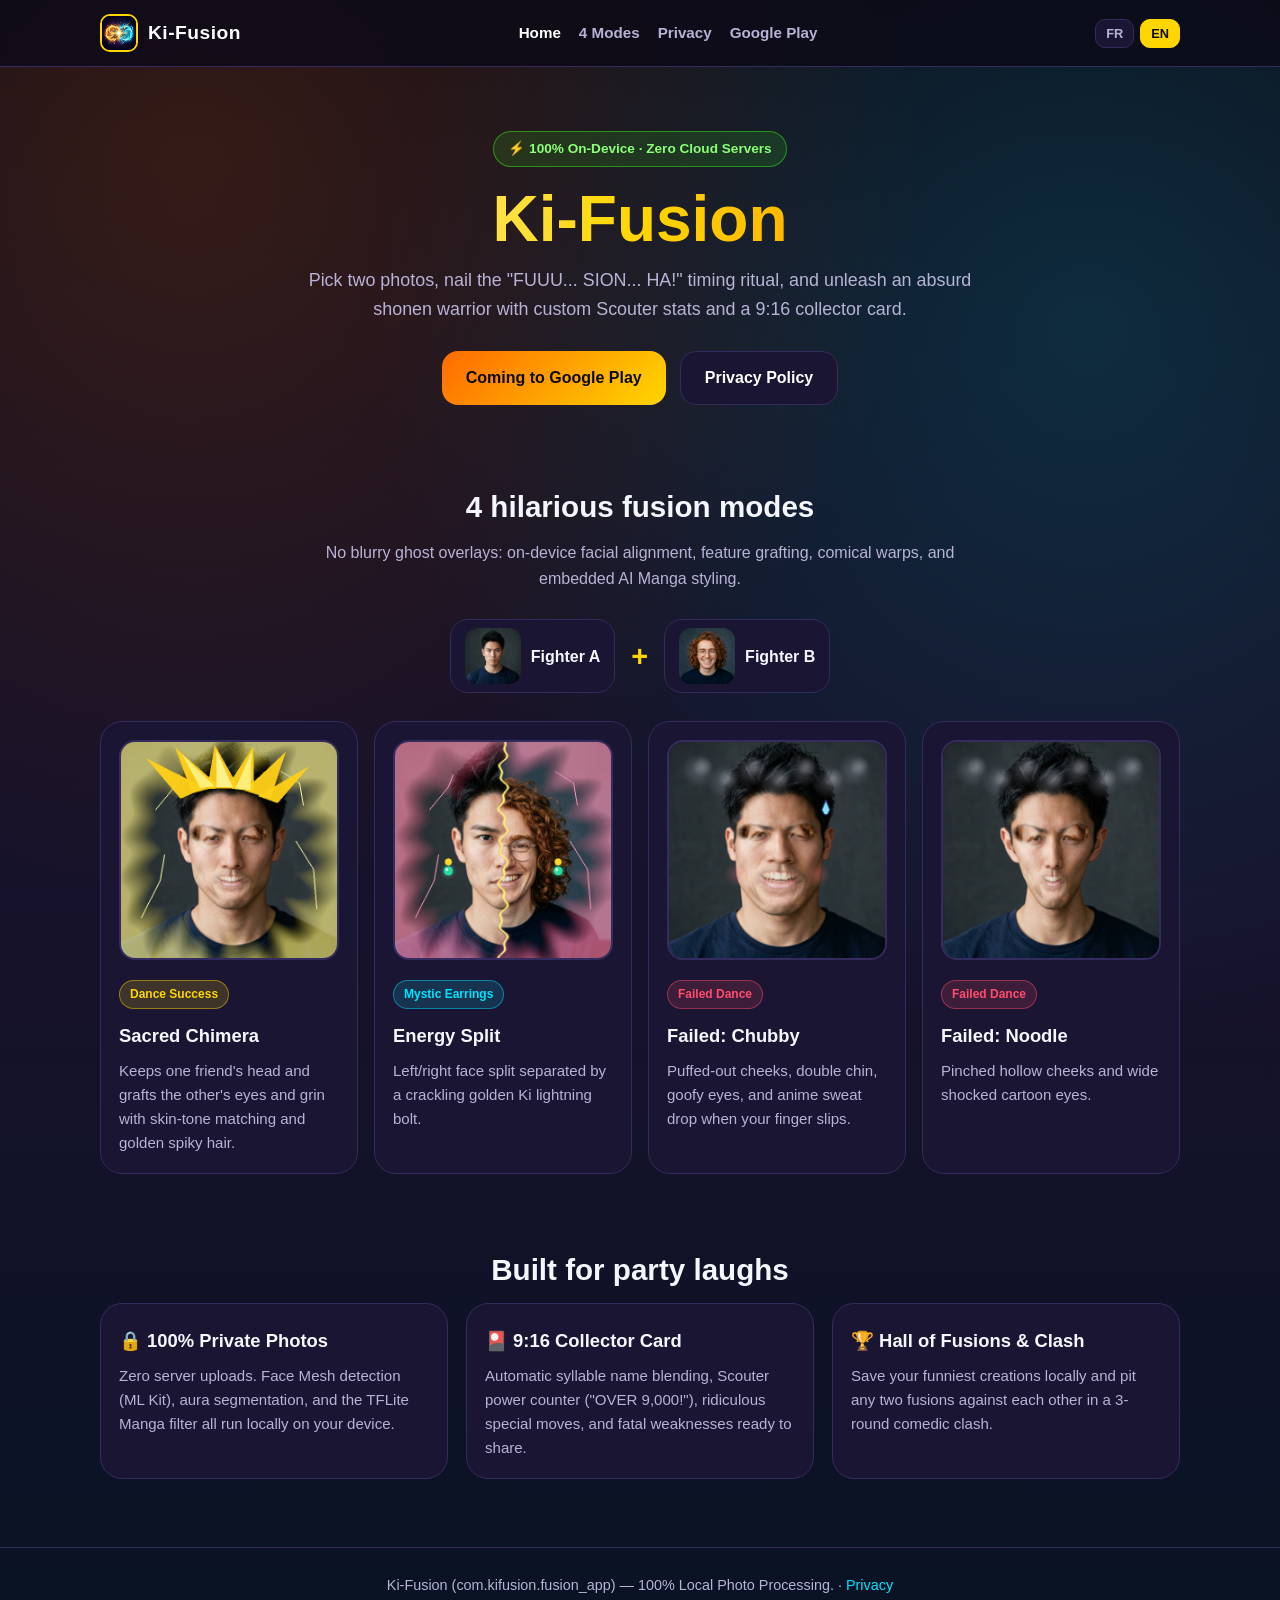
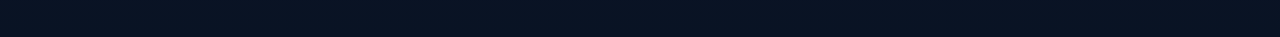
<file: index.html>
<!doctype html>
<html lang="fr">
<head>
  <meta charset="utf-8">
  <meta name="viewport" content="width=device-width, initial-scale=1">
  <title>Ki-Fusion — Fusion Photo Shonen 100 % Locale</title>
  <meta name="description" content="Fusionne les visages de tes amis en mode shonen avec Ki-Fusion : danse de synchronisation, 4 modes hilarants, filtre Manga IA et cartes collector 9:16 100% en local.">
  <meta property="og:type" content="website">
  <meta property="og:title" content="Ki-Fusion — Fusion Photo Shonen 100 % Locale">
  <meta property="og:description" content="Prends 2 photos, réussis la danse de fusion et libère un guerrier absurde. Zéro serveur, 100 % local.">
  <meta property="og:image" content="https://vince427.github.io/kifusion-site/assets/icon.png">
  <meta property="og:url" content="https://vince427.github.io/kifusion-site/">
  <meta name="theme-color" content="#0d0b18">
  <link rel="icon" type="image/png" href="./assets/icon.png">
  <link rel="apple-touch-icon" href="./assets/icon.png">
  <link rel="stylesheet" href="./styles.css">
</head>
<body>
  <header>
    <div class="shell nav">
      <a class="brand" href="./">
        <img src="./assets/icon.png" alt="Ki-Fusion">
        <span>Ki-Fusion</span>
      </a>
      <nav class="nav-links">
        <a class="active" href="./" data-i18n="navHome">Accueil</a>
        <a href="#modes" data-i18n="navModes">4 Modes</a>
        <a href="./privacy.html" data-i18n="navPrivacy">Confidentialité</a>
        <a href="https://play.google.com/store/apps/details?id=com.kifusion.fusion_app" target="_blank" rel="noopener noreferrer" data-i18n="navPlayStore">Google Play</a>
      </nav>
      <div class="lang-switch" aria-label="Language">
        <button type="button" data-lang="fr">FR</button>
        <button type="button" data-lang="en">EN</button>
      </div>
    </div>
  </header>

  <main>
    <section class="hero shell">
      <span class="kicker" data-i18n="heroKicker">⚡ 100 % Local sur ton téléphone · Zéro serveur</span>
      <h1 data-i18n="heroTitle">Ki-Fusion</h1>
      <p class="hero-copy" data-i18n="heroCopy">Prends deux photos, réussis le rituel « FUUU... SION... HA ! » et libère un guerrier complètement absurde avec sa carte collector et ses attaques spéciales.</p>
      <div class="cta-row">
        <a class="btn btn-primary" href="https://play.google.com/store/apps/details?id=com.kifusion.fusion_app" target="_blank" rel="noopener noreferrer" data-i18n="ctaDownload">Bientôt sur Google Play</a>
        <a class="btn btn-secondary" href="./privacy.html" data-i18n="ctaPrivacy">Politique de confidentialité</a>
      </div>
    </section>

    <section id="modes" class="section shell">
      <h2 class="section-title" data-i18n="modesTitle">4 modes de fusion hilarants</h2>
      <p class="section-sub" data-i18n="modesSub">Pas de simple fondu flou : alignement facial local, greffe de traits, déformations comiques et filtre Style Manga par IA embarquée.</p>

      <div class="showcase-formula">
        <div class="source-chip">
          <img src="./assets/demo_a.jpg" alt="Combattant A">
          <span data-i18n="fighterA">Combattant A</span>
        </div>
        <span class="plus-sign">+</span>
        <div class="source-chip">
          <img src="./assets/demo_b.jpg" alt="Combattant B">
          <span data-i18n="fighterB">Combattant B</span>
        </div>
      </div>

      <div class="grid-4">
        <article class="card mode-card">
          <img src="./assets/fusion_chimera.png" alt="Chimère Sacrée">
          <span class="badge badge-gold" data-i18n="mode1Badge">Danse réussie</span>
          <h3 data-i18n="mode1Title">Chimère Sacrée</h3>
          <p data-i18n="mode1Desc">Conserve la tête d'un ami et greffe les yeux et le sourire de l'autre avec ajustement de teinte + cheveux dorés.</p>
        </article>

        <article class="card mode-card">
          <img src="./assets/fusion_split.png" alt="Split Énergétique">
          <span class="badge badge-cyan" data-i18n="mode2Badge">Boucles Mystiques</span>
          <h3 data-i18n="mode2Title">Split Énergétique</h3>
          <p data-i18n="mode2Desc">Fusion moitié-moitié gauche/droite séparée par un éclair de Ki lumineux.</p>
        </article>

        <article class="card mode-card">
          <img src="./assets/fusion_chubby.png" alt="Ratée Bouboule">
          <span class="badge badge-pink" data-i18n="mode3Badge">Danse ratée</span>
          <h3 data-i18n="mode3Title">Ratée : Bouboule</h3>
          <p data-i18n="mode3Desc">Joues gonflées, double menton, regard louche et goutte de sueur quand le timing dérape.</p>
        </article>

        <article class="card mode-card">
          <img src="./assets/fusion_skinny.png" alt="Ratée Squelette">
          <span class="badge badge-pink" data-i18n="mode4Badge">Danse ratée</span>
          <h3 data-i18n="mode4Title">Ratée : Squelette</h3>
          <p data-i18n="mode4Desc">Joues creusées et yeux écarquillés façon caricature manga catastrophique.</p>
        </article>
      </div>
    </section>

    <section class="section shell">
      <h2 class="section-title" data-i18n="featuresTitle">Conçu pour rigoler en soirée</h2>
      <div class="grid-3">
        <article class="card">
          <h3 data-i18n="feat1Title">🔒 Photos 100 % privées</h3>
          <p data-i18n="feat1Desc">Aucun envoi vers un serveur externe. La détection du visage (ML Kit), le détourage d'aura et le filtre Manga TFLite tournent directement sur ton téléphone.</p>
        </article>
        <article class="card">
          <h3 data-i18n="feat2Title">🎴 Carte Collector 9:16</h3>
          <p data-i18n="feat2Desc">Prénom fusionné automatiquement, puissance Scouter (« PLUS DE 9 000 ! »), attaque spéciale absurde et faiblesse critique prêts à partager en story.</p>
        </article>
        <article class="card">
          <h3 data-i18n="feat3Title">🏆 Panthéon &amp; Arène de Clash</h3>
          <p data-i18n="feat3Desc">Sauvegarde tes meilleures créations localement et fais-les s'affronter dans un combat narratif absurde en 3 manches.</p>
        </article>
      </div>
    </section>
  </main>

  <footer>
    <div class="shell">
      <span data-i18n="footerCopy">Ki-Fusion (com.kifusion.fusion_app) — Traitement photo 100 % local.</span>
      · <a href="./privacy.html" data-i18n="navPrivacy">Confidentialité</a>
    </div>
  </footer>
  <script src="./site.js"></script>
</body>
</html>
</file>
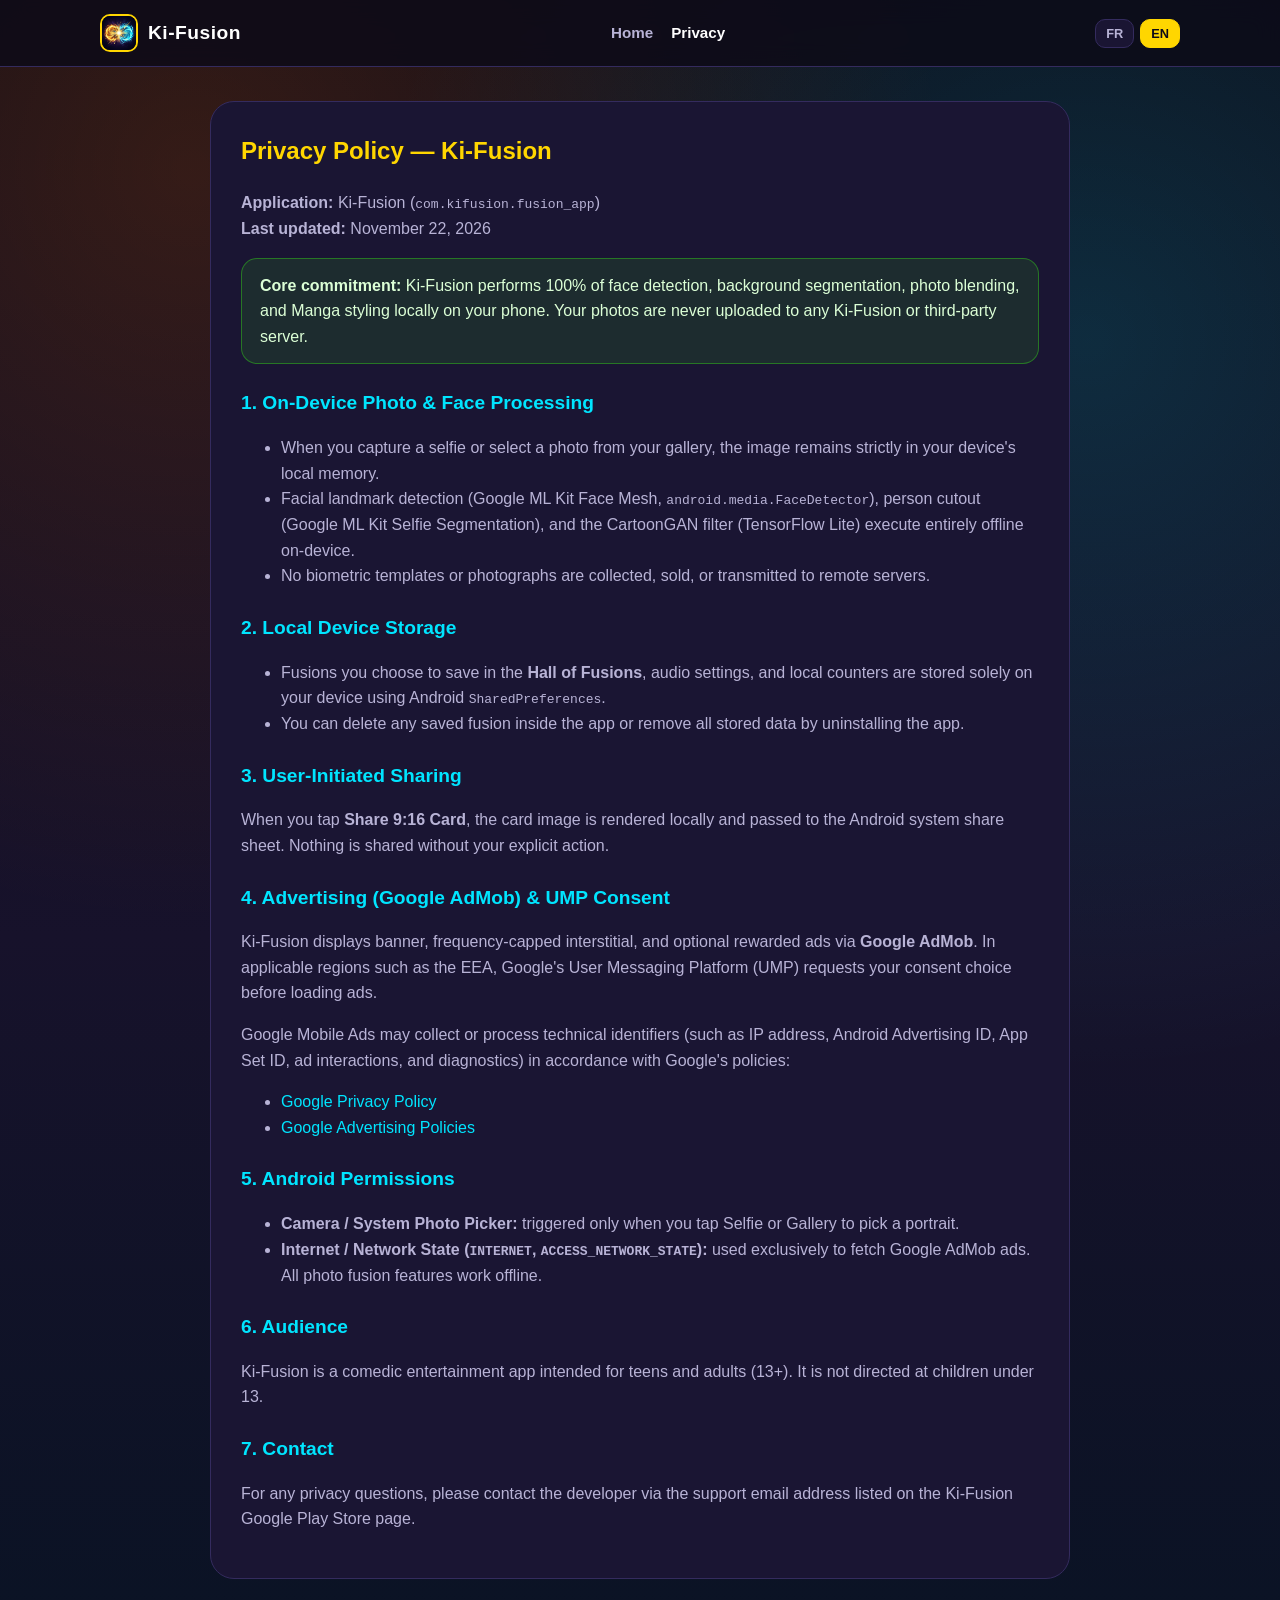
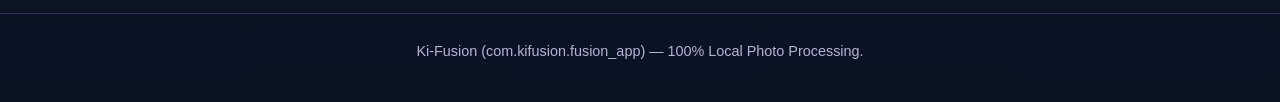
<file: privacy.html>
<!doctype html>
<html lang="fr">
<head>
  <meta charset="utf-8">
  <meta name="viewport" content="width=device-width, initial-scale=1">
  <title>Politique de confidentialité / Privacy Policy — Ki-Fusion</title>
  <meta name="description" content="Politique de confidentialité de Ki-Fusion (com.kifusion.fusion_app). Traitement photo 100% local sur l'appareil.">
  <meta name="theme-color" content="#0d0b18">
  <link rel="icon" type="image/png" href="./assets/icon.png">
  <link rel="stylesheet" href="./styles.css">
</head>
<body>
  <header>
    <div class="shell nav">
      <a class="brand" href="./">
        <img src="./assets/icon.png" alt="Ki-Fusion">
        <span>Ki-Fusion</span>
      </a>
      <nav class="nav-links">
        <a href="./" data-i18n="navHome">Accueil</a>
        <a class="active" href="./privacy.html" data-i18n="navPrivacy">Confidentialité</a>
      </nav>
      <div class="lang-switch" aria-label="Language">
        <button type="button" data-lang="fr">FR</button>
        <button type="button" data-lang="en">EN</button>
      </div>
    </div>
  </header>

  <main class="shell">
    <article class="privacy-article" data-lang-block="fr">
      <h1>Politique de confidentialité — Ki-Fusion</h1>
      <p><strong>Application :</strong> Ki-Fusion (<code>com.kifusion.fusion_app</code>)<br>
      <strong>Dernière mise à jour :</strong> 22 novembre 2026</p>

      <p class="privacy-highlight">
        <strong>Principe clé :</strong> Ki-Fusion effectue 100 % de la détection de visage, du détourage, du montage photo et du filtre Manga localement sur votre téléphone. Vos photos ne sont jamais envoyées vers un serveur Ki-Fusion ou un serveur tiers.
      </p>

      <h2>1. Traitement local des photos et du visage</h2>
      <ul>
        <li>Lorsque vous prenez une photo ou sélectionnez une image depuis votre galerie, l'image reste uniquement dans la mémoire locale de votre appareil.</li>
        <li>La détection des points du visage (Google ML Kit Face Mesh, `android.media.FaceDetector`), la segmentation du sujet (Google ML Kit Selfie Segmentation) et le filtre CartoonGAN (TensorFlow Lite) s'exécutent intégralement hors-ligne sur votre appareil.</li>
        <li>Aucune donnée biométrique ni photographie n'est collectée, vendue ou transmise à un serveur distant.</li>
      </ul>

      <h2>2. Stockage local sur l'appareil</h2>
      <ul>
        <li>Les fusions enregistrées volontairement dans le <strong>Panthéon des Fusions</strong>, les préférences audio et les compteurs locaux sont stockés uniquement sur votre téléphone via Android <code>SharedPreferences</code>.</li>
        <li>Vous pouvez supprimer une fusion à tout moment dans l'application ou effacer toutes les données en désinstallant l'application.</li>
      </ul>

      <h2>3. Partage volontaire</h2>
      <p>Si vous appuyez sur <strong>Partager Carte 9:16</strong>, l'application génère l'image localement et ouvre la feuille de partage système Android. Rien n'est publié sans votre action explicite.</p>

      <h2>4. Publicité (Google AdMob) et consentement UMP</h2>
      <p>Ki-Fusion affiche des bannières, interstitiels et vidéos récompensées optionnelles via <strong>Google AdMob</strong>. Dans l'Espace économique européen et les régions concernées, le SDK Google User Messaging Platform (UMP) demande votre choix de consentement avant le chargement des annonces.</p>
      <p>Google Mobile Ads peut collecter ou traiter des identifiants techniques (adresse IP, identifiant publicitaire Android, identifiant App Set, interactions publicitaires et diagnostics) conformément aux règles de Google :</p>
      <ul>
        <li><a href="https://policies.google.com/privacy" target="_blank" rel="noopener noreferrer">Google Privacy Policy</a></li>
        <li><a href="https://policies.google.com/technologies/ads" target="_blank" rel="noopener noreferrer">Google Advertising Policies</a></li>
      </ul>

      <h2>5. Autorisations Android</h2>
      <ul>
        <li><strong>Appareil photo / Sélecteur photo système :</strong> utilisé uniquement lorsque vous choisissez de prendre un selfie ou d'importer une image.</li>
        <li><strong>Internet / État réseau (<code>INTERNET</code>, <code>ACCESS_NETWORK_STATE</code>) :</strong> utilisé uniquement pour charger les annonces Google AdMob. La création et la fusion des photos fonctionnent intégralement hors-ligne.</li>
      </ul>

      <h2>6. Public concerné</h2>
      <p>Ki-Fusion est une application humoristique destinée aux adolescents et adultes (13 ans et plus). Elle ne cible pas les enfants de moins de 13 ans.</p>

      <h2>7. Contact</h2>
      <p>Pour toute question concernant la confidentialité ou vos données, vous pouvez contacter le développeur via l'adresse e-mail de support affichée sur la fiche Google Play Store de Ki-Fusion.</p>
    </article>

    <article class="privacy-article" data-lang-block="en" hidden>
      <h1>Privacy Policy — Ki-Fusion</h1>
      <p><strong>Application:</strong> Ki-Fusion (<code>com.kifusion.fusion_app</code>)<br>
      <strong>Last updated:</strong> November 22, 2026</p>

      <p class="privacy-highlight">
        <strong>Core commitment:</strong> Ki-Fusion performs 100% of face detection, background segmentation, photo blending, and Manga styling locally on your phone. Your photos are never uploaded to any Ki-Fusion or third-party server.
      </p>

      <h2>1. On-Device Photo &amp; Face Processing</h2>
      <ul>
        <li>When you capture a selfie or select a photo from your gallery, the image remains strictly in your device's local memory.</li>
        <li>Facial landmark detection (Google ML Kit Face Mesh, <code>android.media.FaceDetector</code>), person cutout (Google ML Kit Selfie Segmentation), and the CartoonGAN filter (TensorFlow Lite) execute entirely offline on-device.</li>
        <li>No biometric templates or photographs are collected, sold, or transmitted to remote servers.</li>
      </ul>

      <h2>2. Local Device Storage</h2>
      <ul>
        <li>Fusions you choose to save in the <strong>Hall of Fusions</strong>, audio settings, and local counters are stored solely on your device using Android <code>SharedPreferences</code>.</li>
        <li>You can delete any saved fusion inside the app or remove all stored data by uninstalling the app.</li>
      </ul>

      <h2>3. User-Initiated Sharing</h2>
      <p>When you tap <strong>Share 9:16 Card</strong>, the card image is rendered locally and passed to the Android system share sheet. Nothing is shared without your explicit action.</p>

      <h2>4. Advertising (Google AdMob) &amp; UMP Consent</h2>
      <p>Ki-Fusion displays banner, frequency-capped interstitial, and optional rewarded ads via <strong>Google AdMob</strong>. In applicable regions such as the EEA, Google's User Messaging Platform (UMP) requests your consent choice before loading ads.</p>
      <p>Google Mobile Ads may collect or process technical identifiers (such as IP address, Android Advertising ID, App Set ID, ad interactions, and diagnostics) in accordance with Google's policies:</p>
      <ul>
        <li><a href="https://policies.google.com/privacy" target="_blank" rel="noopener noreferrer">Google Privacy Policy</a></li>
        <li><a href="https://policies.google.com/technologies/ads" target="_blank" rel="noopener noreferrer">Google Advertising Policies</a></li>
      </ul>

      <h2>5. Android Permissions</h2>
      <ul>
        <li><strong>Camera / System Photo Picker:</strong> triggered only when you tap Selfie or Gallery to pick a portrait.</li>
        <li><strong>Internet / Network State (<code>INTERNET</code>, <code>ACCESS_NETWORK_STATE</code>):</strong> used exclusively to fetch Google AdMob ads. All photo fusion features work offline.</li>
      </ul>

      <h2>6. Audience</h2>
      <p>Ki-Fusion is a comedic entertainment app intended for teens and adults (13+). It is not directed at children under 13.</p>

      <h2>7. Contact</h2>
      <p>For any privacy questions, please contact the developer via the support email address listed on the Ki-Fusion Google Play Store page.</p>
    </article>
  </main>

  <footer>
    <div class="shell" data-i18n="footerCopy">Ki-Fusion (com.kifusion.fusion_app) — Traitement photo 100 % local.</div>
  </footer>
  <script src="./site.js"></script>
</body>
</html>
</file>
<file: styles.css>
:root {
  --bg: #0d0b18;
  --bg-deep: #17122b;
  --surface: #1a1533;
  --surface-alt: #231c42;
  --border: #342b5e;
  --orange: #ff6b00;
  --gold: #ffd600;
  --cyan: #00e5ff;
  --violet: #9d4edd;
  --green: #39ff14;
  --pink: #ff4d6d;
  --text: #f5f7ff;
  --muted: #b8b3d6;
}

* {
  box-sizing: border-box;
}

html, body {
  margin: 0;
  padding: 0;
  font-family: -apple-system, BlinkMacSystemFont, "Segoe UI", Roboto, Inter, sans-serif;
  color: var(--text);
  background: radial-gradient(circle at 15% 10%, rgba(255, 107, 0, 0.16), transparent 40%),
              radial-gradient(circle at 85% 20%, rgba(0, 229, 255, 0.14), transparent 42%),
              linear-gradient(180deg, var(--bg) 0%, var(--bg-deep) 55%, #091324 100%);
  min-height: 100vh;
  line-height: 1.6;
}

a {
  color: var(--cyan);
  text-decoration: none;
}

a:hover {
  text-decoration: underline;
}

.shell {
  width: min(1080px, 92vw);
  margin: 0 auto;
}

header {
  position: sticky;
  top: 0;
  z-index: 20;
  backdrop-filter: blur(12px);
  background: rgba(13, 11, 24, 0.85);
  border-bottom: 1px solid var(--border);
}

.nav {
  display: flex;
  align-items: center;
  justify-content: space-between;
  gap: 16px;
  padding: 14px 0;
  flex-wrap: wrap;
}

.brand {
  display: inline-flex;
  align-items: center;
  gap: 10px;
  color: #fff;
  font-weight: 900;
  font-size: 1.2rem;
  letter-spacing: 0.5px;
}

.brand img {
  width: 38px;
  height: 38px;
  border-radius: 10px;
  border: 2px solid var(--gold);
  object-fit: cover;
}

.nav-links {
  display: flex;
  align-items: center;
  gap: 18px;
  flex-wrap: wrap;
}

.nav-links a {
  color: var(--muted);
  font-weight: 700;
  font-size: 0.95rem;
}

.nav-links a.active,
.nav-links a:hover {
  color: #fff;
  text-decoration: none;
}

.lang-switch {
  display: inline-flex;
  gap: 6px;
}

.lang-switch button {
  background: var(--surface);
  color: var(--muted);
  border: 1px solid var(--border);
  border-radius: 10px;
  padding: 6px 10px;
  font-weight: 800;
  font-size: 0.8rem;
  cursor: pointer;
}

.lang-switch button.active {
  background: var(--gold);
  color: var(--bg);
  border-color: var(--gold);
}

.hero {
  padding: 64px 0 42px;
  text-align: center;
}

.kicker {
  display: inline-flex;
  align-items: center;
  gap: 8px;
  padding: 6px 14px;
  border-radius: 999px;
  background: rgba(57, 255, 20, 0.12);
  border: 1px solid rgba(57, 255, 20, 0.45);
  color: #8cff78;
  font-weight: 800;
  font-size: 0.85rem;
}

.hero h1 {
  margin: 18px auto 12px;
  font-size: clamp(2.4rem, 5.5vw, 4rem);
  line-height: 1.08;
  font-weight: 900;
  background: linear-gradient(90deg, #ffffff 0%, var(--gold) 50%, var(--orange) 100%);
  -webkit-background-clip: text;
  background-clip: text;
  color: transparent;
}

.hero-copy {
  max-width: 680px;
  margin: 0 auto 28px;
  color: var(--muted);
  font-size: 1.12rem;
}

.cta-row {
  display: flex;
  justify-content: center;
  gap: 14px;
  flex-wrap: wrap;
}

.btn {
  display: inline-flex;
  align-items: center;
  gap: 8px;
  padding: 13px 24px;
  border-radius: 16px;
  font-weight: 900;
  font-size: 1rem;
  transition: transform 0.15s ease;
}

.btn:hover {
  transform: translateY(-2px);
  text-decoration: none;
}

.btn-primary {
  background: linear-gradient(135deg, var(--orange), var(--gold));
  color: var(--bg);
}

.btn-secondary {
  background: var(--surface);
  color: #fff;
  border: 1.5px solid var(--border);
}

.section {
  padding: 36px 0;
}

.section-title {
  text-align: center;
  font-size: 1.85rem;
  font-weight: 900;
  margin: 0 0 10px;
}

.section-sub {
  text-align: center;
  color: var(--muted);
  max-width: 660px;
  margin: 0 auto 28px;
}

.showcase-formula {
  display: flex;
  justify-content: center;
  align-items: center;
  gap: 16px;
  margin-bottom: 28px;
  flex-wrap: wrap;
}

.source-chip {
  display: flex;
  align-items: center;
  gap: 10px;
  background: var(--surface);
  border: 1.5px solid var(--border);
  border-radius: 18px;
  padding: 8px 14px;
  font-weight: 800;
}

.source-chip img {
  width: 56px;
  height: 56px;
  border-radius: 12px;
  object-fit: cover;
}

.plus-sign {
  font-size: 1.8rem;
  font-weight: 900;
  color: var(--gold);
}

.grid-4 {
  display: grid;
  grid-template-columns: repeat(auto-fit, minmax(220px, 1fr));
  gap: 16px;
}

.grid-3 {
  display: grid;
  grid-template-columns: repeat(auto-fit, minmax(260px, 1fr));
  gap: 18px;
}

.card {
  background: var(--surface);
  border: 1.5px solid var(--border);
  border-radius: 22px;
  padding: 18px;
}

.mode-card img {
  width: 100%;
  aspect-ratio: 1;
  object-fit: cover;
  border-radius: 16px;
  border: 2px solid var(--border);
  margin-bottom: 12px;
}

.badge {
  display: inline-block;
  font-size: 0.75rem;
  font-weight: 900;
  padding: 4px 10px;
  border-radius: 999px;
  margin-bottom: 8px;
}

.badge-gold {
  background: rgba(255, 214, 0, 0.16);
  color: var(--gold);
  border: 1px solid rgba(255, 214, 0, 0.45);
}

.badge-cyan {
  background: rgba(0, 229, 255, 0.14);
  color: var(--cyan);
  border: 1px solid rgba(0, 229, 255, 0.45);
}

.badge-pink {
  background: rgba(255, 77, 109, 0.16);
  color: var(--pink);
  border: 1px solid rgba(255, 77, 109, 0.45);
}

.card h3 {
  margin: 4px 0 8px;
  font-size: 1.15rem;
}

.card p {
  margin: 0;
  color: var(--muted);
  font-size: 0.94rem;
}

.privacy-article {
  background: var(--surface);
  border: 1.5px solid var(--border);
  border-radius: 24px;
  padding: 30px;
  margin: 34px auto;
  max-width: 860px;
}

.privacy-article h1 {
  margin-top: 0;
  color: var(--gold);
}

.privacy-article h2 {
  margin-top: 24px;
  font-size: 1.2rem;
  color: var(--cyan);
}

.privacy-article p,
.privacy-article li {
  color: var(--muted);
}

.privacy-highlight {
  background: rgba(57, 255, 20, 0.10);
  border: 1px solid rgba(57, 255, 20, 0.35);
  border-radius: 16px;
  padding: 14px 18px;
  margin: 16px 0;
  color: #dcffd6 !important;
}

footer {
  border-top: 1px solid var(--border);
  padding: 26px 0 40px;
  margin-top: 32px;
  text-align: center;
  color: var(--muted);
  font-size: 0.9rem;
}
</file>
